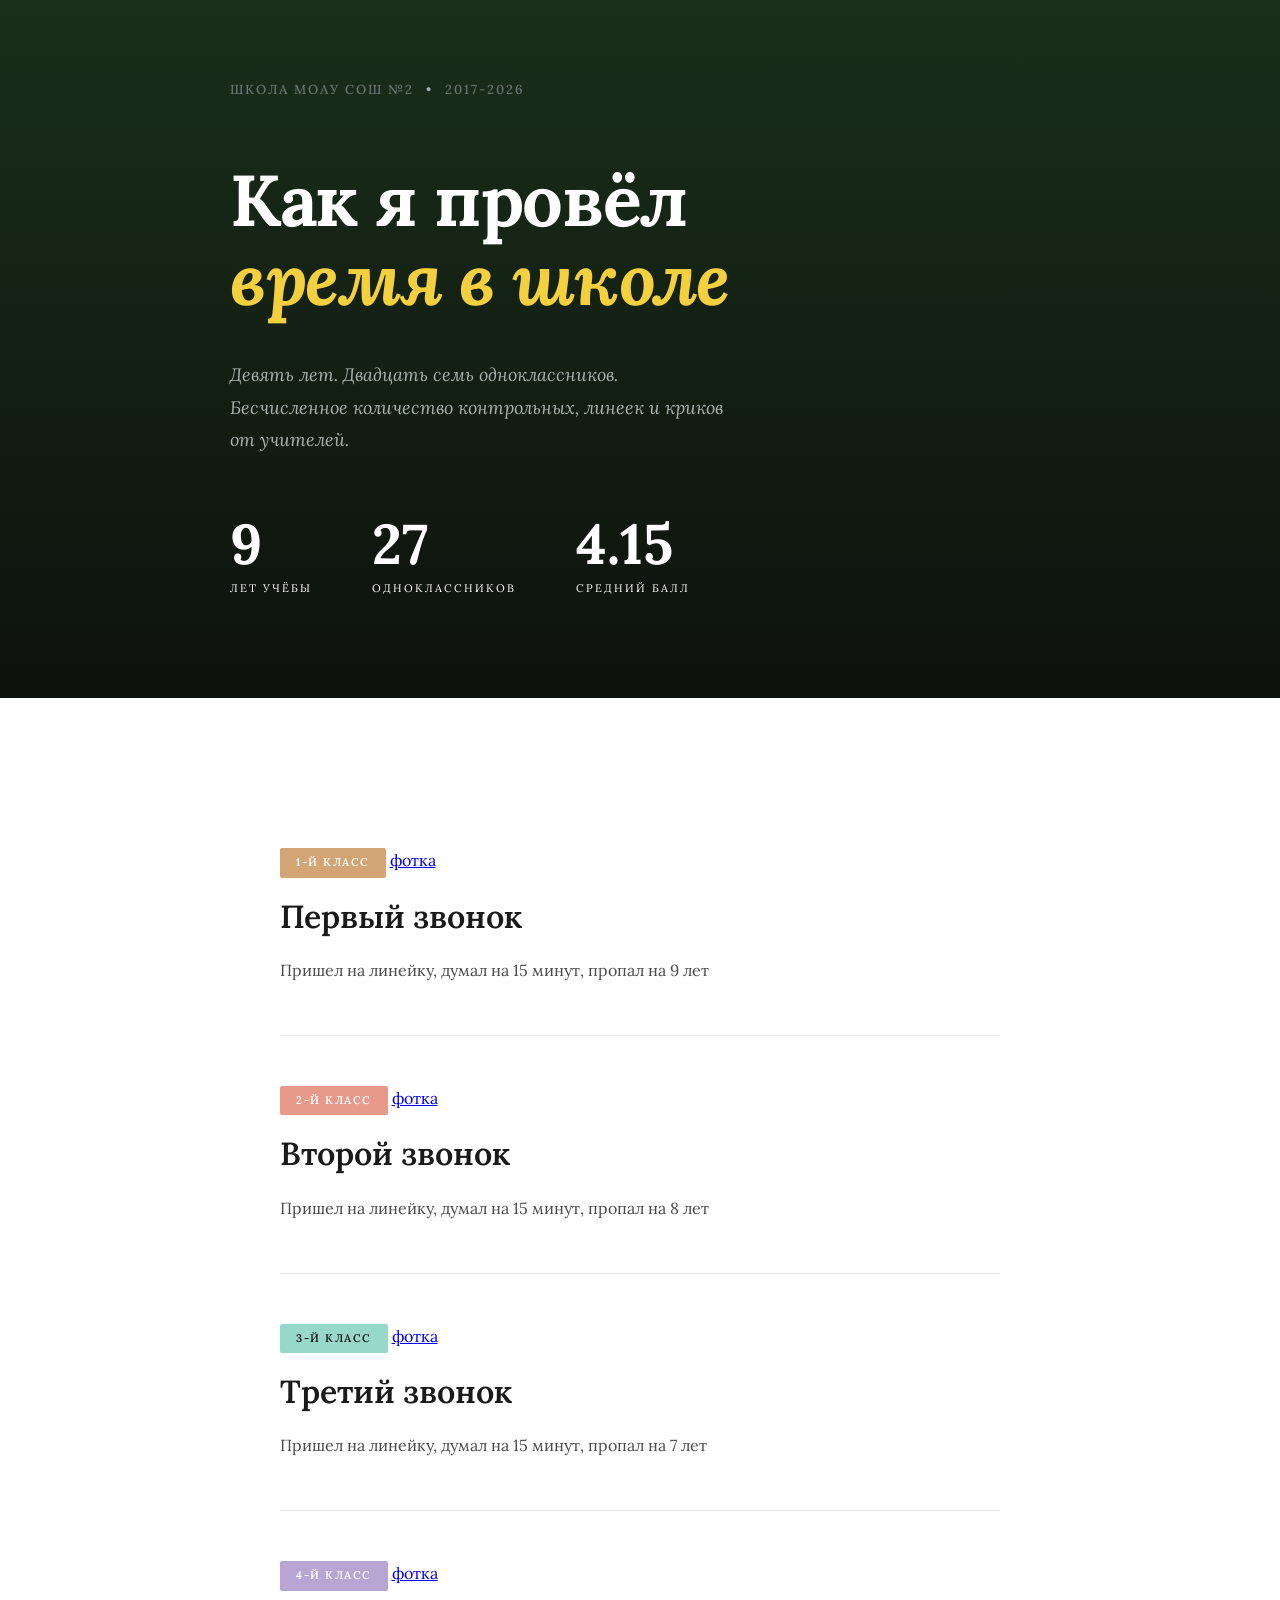
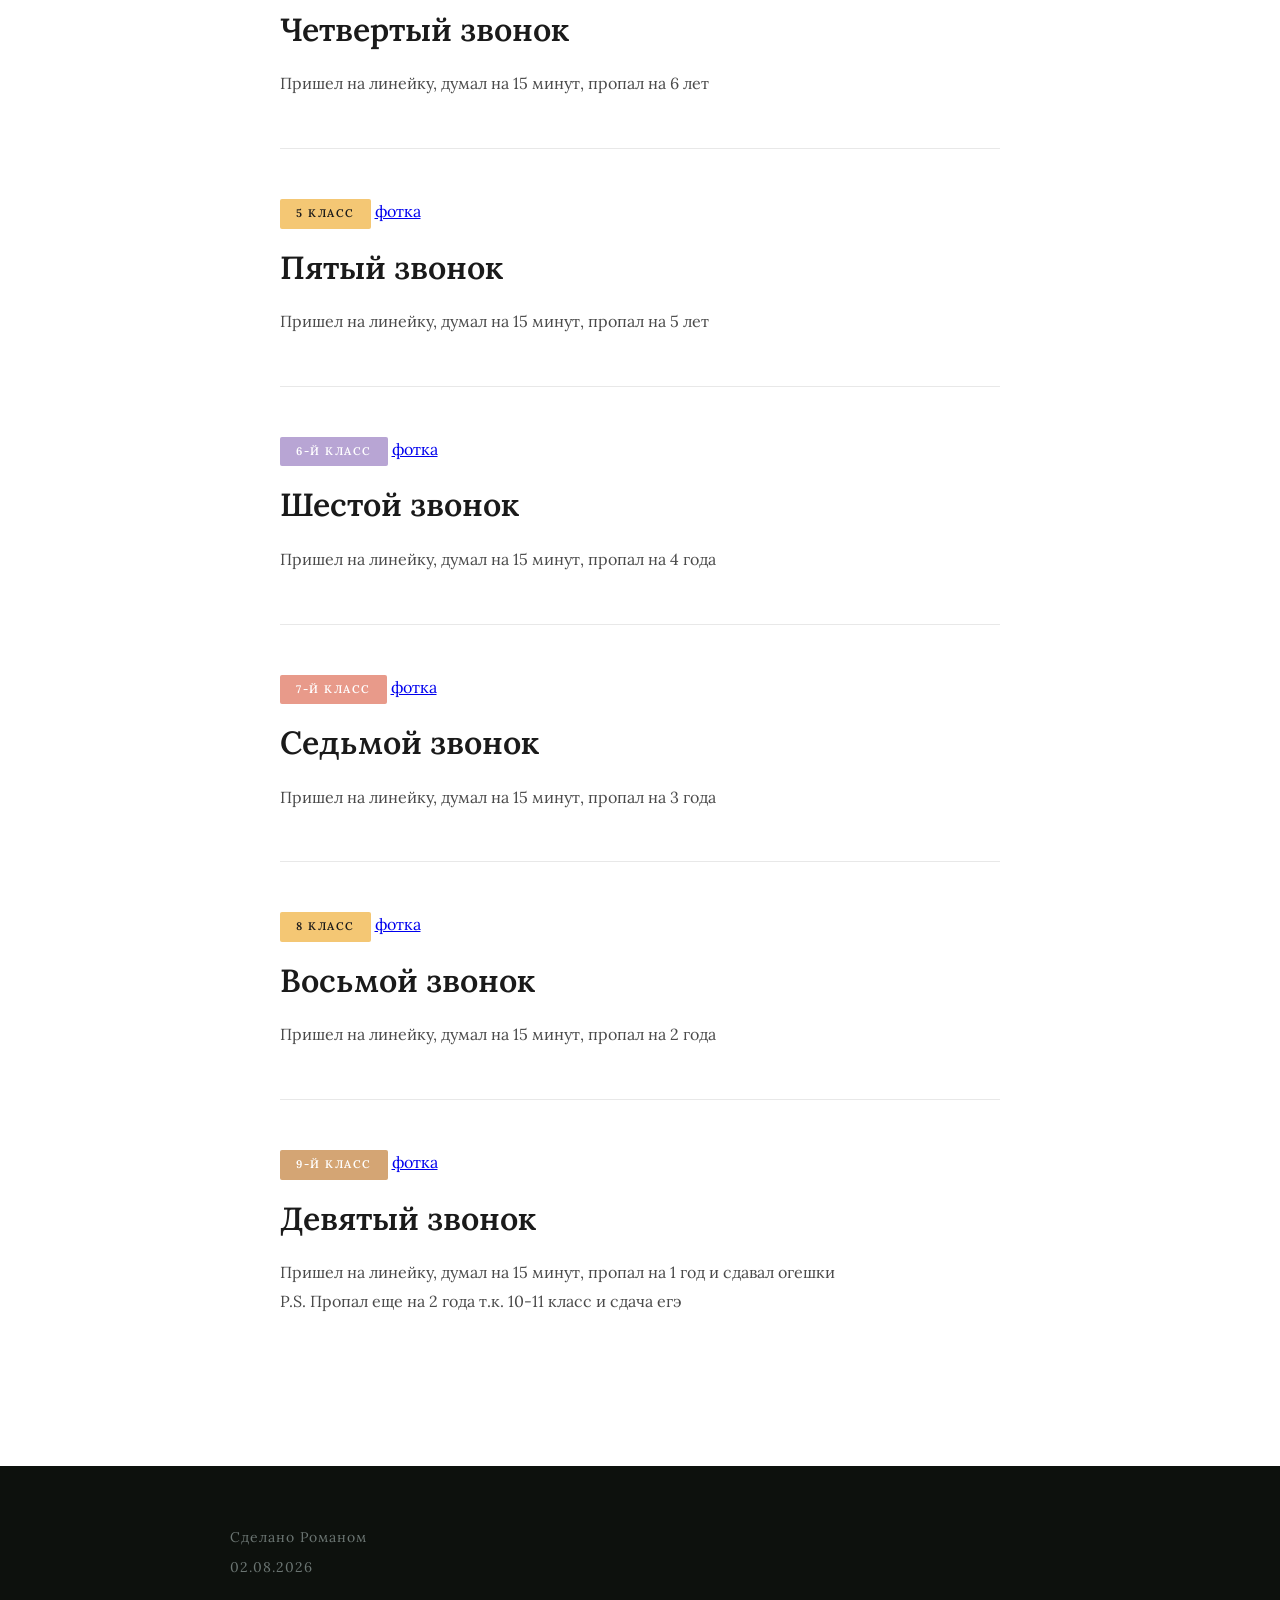
<file: index.html>
<!DOCTYPE html>
<html lang="ru">
<head>
    <meta charset="UTF-8">
    <meta name="viewport" content="width=device-width, initial-scale=1.0">
    <title>Как я провёл время в школе — Школа МОАУ СОШ №2</title>
    <link rel="preconnect" href="https://fonts.googleapis.com">
    <link rel="preconnect" href="https://fonts.gstatic.com" crossorigin>
    <link href="https://fonts.googleapis.com/css2?family=Lora:ital,wght@0,400;0,500;0,600;0,700;1,400&display=swap" rel="stylesheet">
    <link rel="stylesheet" href="style.css">
</head>
<body>
    <section class="hero">
        <div class="container">
            <div class="school-header">
                <span>ШКОЛА МОАУ СОШ №2</span>
                <span class="divider">•</span>
                <time>2017-2026</time>
            </div>

            <h1 class="hero-title">
                Как я провёл<br>
                <span class="highlight">время в школе</span>
            </h1>

            <p class="hero-description">
                Девять лет. Двадцать семь одноклассников.<br>
                Бесчисленное количество контрольных, линеек и криков<br>
                от учителей.
            </p>

            <div class="statistics">
                <div class="stat-item">
                    <div class="stat-number">9</div>
                    <div class="stat-label">ЛЕТ УЧЁБЫ</div>
                </div>
                <div class="stat-item">
                    <div class="stat-number">27</div>
                    <div class="stat-label">ОДНОКЛАССНИКОВ</div>
                </div>
                <div class="stat-item">
                    <div class="stat-number">4.15</div>
                    <div class="stat-label">СРЕДНИЙ БАЛЛ</div>
                </div>
            </div>
        </div>
    </section>
    <section class="timeline">
        <div class="container">
            <article class="timeline-item">
                <div class="grade-badge badge-1">1-Й КЛАСС</div>
                <a href="index1.html"> фотка</a>
                <h2 class="timeline-title">Первый звонок</h2>
                <p class="timeline-text">
                    Пришел на линейку, думал на 15 минут, пропал на 9 лет
                </p>
            </article>

            <article class="timeline-item">
                <div class="grade-badge badge-2">2-Й КЛАСС</div>
                 <a href="index1.html"> фотка</a>
                <h2 class="timeline-title">Второй звонок</h2>
                <p class="timeline-text">
                    Пришел на линейку, думал на 15 минут, пропал на 8 лет
                </p>
            </article>
            <article class="timeline-item">
                <div class="grade-badge badge-3">3-Й КЛАСС</div>
                 <a href="index1.html"> фотка</a>
                <h2 class="timeline-title">Третий звонок</h2>
                <p class="timeline-text">
                   Пришел на линейку, думал на 15 минут, пропал на 7 лет
                </p>
            </article>
            <article class="timeline-item">
                <div class="grade-badge badge-4">4-Й КЛАСС</div>
                 <a href="index1.html"> фотка</a>
                <h2 class="timeline-title">Четвертый звонок</h2>
                <p class="timeline-text">
                    Пришел на линейку, думал на 15 минут, пропал на 6 лет
                </p>
            </article>
            <article class="timeline-item">
                <div class="grade-badge badge-5">5 КЛАСС</div>
                 <a href="index1.html"> фотка</a>
                <h2 class="timeline-title">Пятый звонок</h2>
                <p class="timeline-text">
                    Пришел на линейку, думал на 15 минут, пропал на 5 лет
                </p>
            </article>
            <article class="timeline-item">
                <div class="grade-badge badge-4">6-Й КЛАСС</div>
                 <a href="index1.html"> фотка</a>
                <h2 class="timeline-title">Шестой звонок</h2>
                <p class="timeline-text">
                   Пришел на линейку, думал на 15 минут, пропал на 4 года
            </article>
             <article class="timeline-item">
                <div class="grade-badge badge-2">7-Й КЛАСС</div>
                 <a href="index1.html"> фотка</a>
                <h2 class="timeline-title">Седьмой звонок</h2>
                <p class="timeline-text">
                    Пришел на линейку, думал на 15 минут, пропал на 3 года
                </p>
            </article>
             <article class="timeline-item">
                <div class="grade-badge badge-5">8 КЛАСС</div>
                 <a href="index1.html"> фотка</a>
                <h2 class="timeline-title">Восьмой звонок</h2>
                <p class="timeline-text">
                   Пришел на линейку, думал на 15 минут, пропал на 2 года
                </p>
            </article>
              <article class="timeline-item">
                <div class="grade-badge badge-1">9-Й КЛАСС</div>
                 <a href="index1.html"> фотка</a>
                <h2 class="timeline-title">Девятый звонок</h2>
                <p class="timeline-text">
                    Пришел на линейку, думал на 15 минут, пропал на 1 год и сдавал огешки<br>
                    P.S. Пропал еще на 2 года т.к. 10-11 класс и сдача егэ
                </p>
            </article>
        </div>
    </section>
    <footer class="footer">
        <div class="container">
            <p>Сделано Романом</p>
            <p class="footer-years">02.08.2026</p>
        </div>
    </footer>
</body>
</html>
</file>
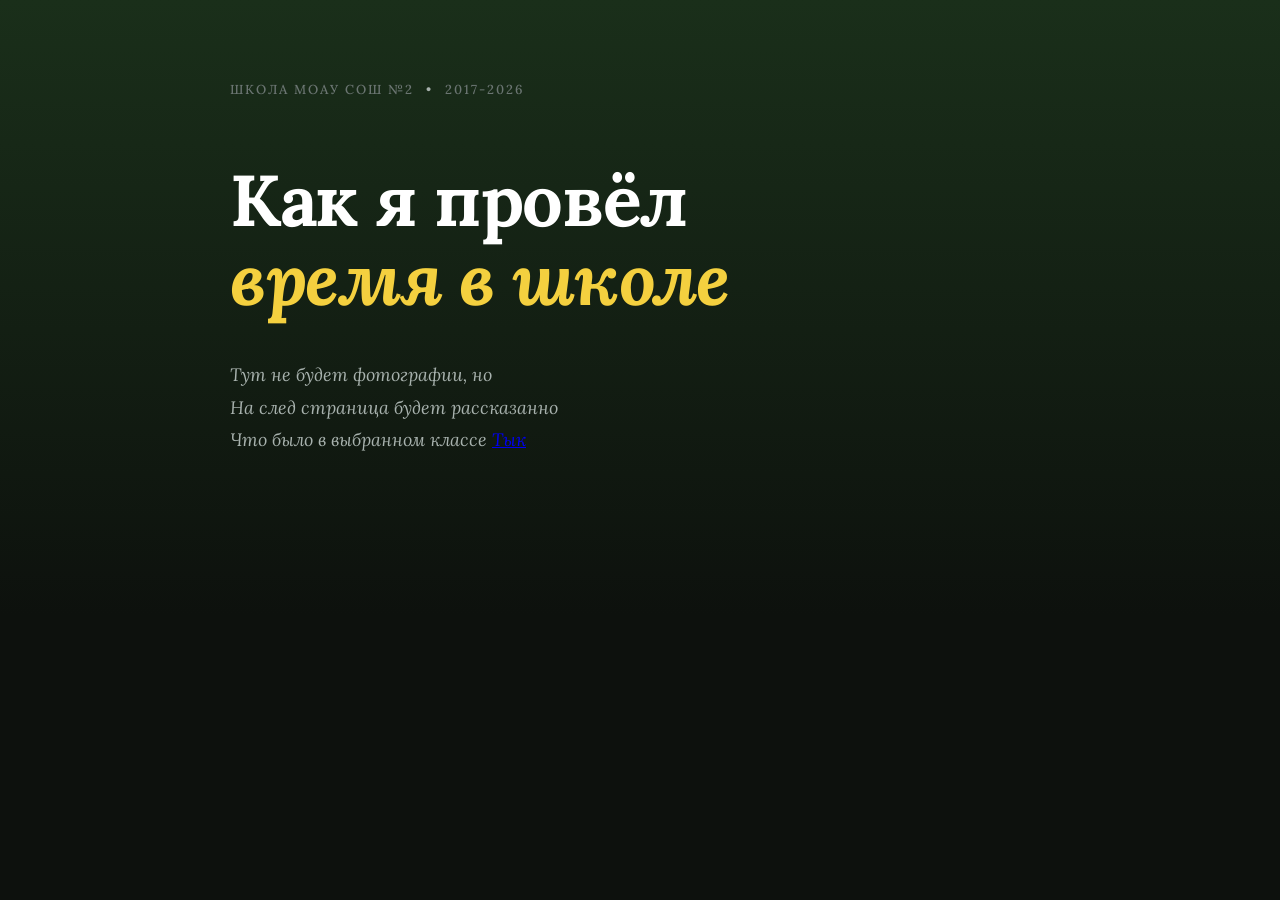
<file: index1.html>
<!DOCTYPE html>
<html lang="ru">
<head>
    <meta charset="UTF-8">
    <meta name="viewport" content="width=device-width, initial-scale=1.0">
    <title>Как я провёл время в школе — Школа МОАУ СОШ №2</title>
    <link rel="preconnect" href="https://fonts.googleapis.com">
    <link rel="preconnect" href="https://fonts.gstatic.com" crossorigin>
    <link href="https://fonts.googleapis.com/css2?family=Lora:ital,wght@0,400;0,500;0,600;0,700;1,400&display=swap" rel="stylesheet">
    <link rel="stylesheet" href="style.css">
</head>
<body>
    <section class="hero">
        <div class="container">
            <div class="school-header">
                <span>ШКОЛА МОАУ СОШ №2</span>
                <span class="divider">•</span>
                <time>2017-2026</time>
            </div>

            <h1 class="hero-title">
                Как я провёл<br>
                <span class="highlight">время в школе</span>
            </h1>

            <p class="hero-description">
                Тут не будет фотографии, но<br>
                На след страница будет рассказанно<br>
                Что было в выбранном классе <a href="index3.html">Тык</a>
            </p>
                </div>
            </div>
        </div>
    </section>
</body>
</html>
</file>
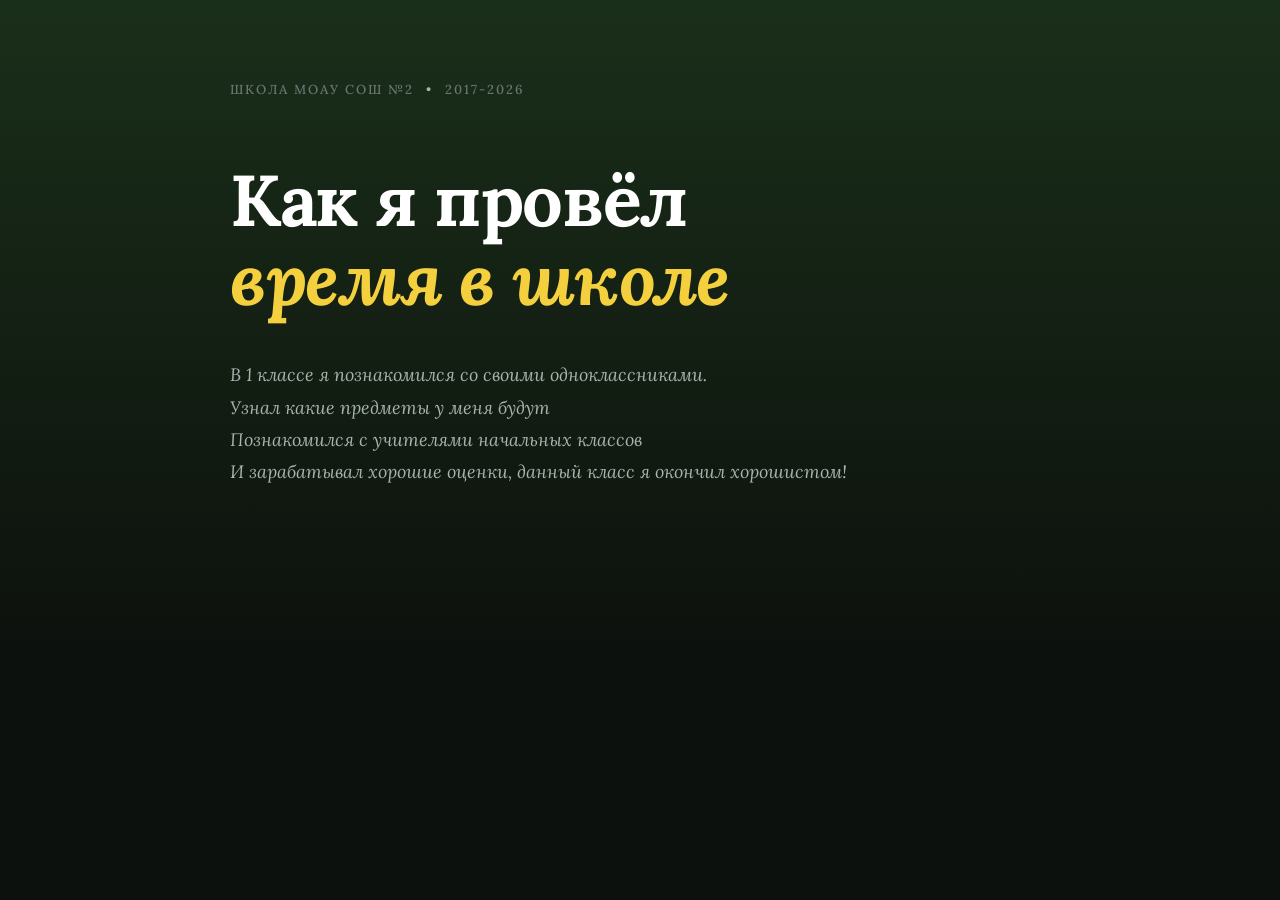
<file: index3.html>
<!DOCTYPE html>
<html lang="ru">
<head>
    <meta charset="UTF-8">
    <meta name="viewport" content="width=device-width, initial-scale=1.0">
    <title>Как я провёл время в школе — Школа МОАУ СОШ №2</title>
    <link rel="preconnect" href="https://fonts.googleapis.com">
    <link rel="preconnect" href="https://fonts.gstatic.com" crossorigin>
    <link href="https://fonts.googleapis.com/css2?family=Lora:ital,wght@0,400;0,500;0,600;0,700;1,400&display=swap" rel="stylesheet">
    <link rel="stylesheet" href="style.css">
</head>
<body>
    <section class="hero">
        <div class="container">
            <div class="school-header">
                <span>ШКОЛА МОАУ СОШ №2</span>
                <span class="divider">•</span>
                <time>2017-2026</time>
            </div>

            <h1 class="hero-title">
                Как я провёл<br>
                <span class="highlight">время в школе</span>
            </h1>

            <p class="hero-description">
                В 1 классе я познакомился со своими одноклассниками.<br>
                Узнал какие предметы у меня будут<br>
                Познакомился с учителями начальных классов<br>
                И зарабатывал хорошие оценки, данный класс я окончил хорошистом!
            </p>
                </div>
            </div>
        </div>
    </section>
</body>
</html>
</file>
<file: style.css>
* {
    margin: 0;
    padding: 0;
    box-sizing: border-box;
}

:root {
    --color-bg-dark: #0d110d;
    --color-bg-gradient-start: #1a2f1a;
    --color-bg-gradient-mid: #152415;
    --color-text-primary: #ffffff;
    --color-text-secondary: #a8b2ae;
    --color-text-muted: #6b7572;
    --color-gold: #f4d03f;
    --color-gold-light: #f7dc6f;
    --color-badge-1: #d4a574;
    --color-badge-2: #e89a8a;
    --color-badge-3: #98d8c8;
    --color-badge-4: #b8a5d4;
    --color-badge-5: #f4c774;
    --border-color: rgba(255, 255, 255, 0.08);
    --font-family: 'Lora', serif;
}

html {
    scroll-behavior: smooth;
}

body {
    font-family: var(--font-family);
    background-color: var(--color-bg-dark); /* Только тёмный цвет */
    color: var(--color-text-primary);
    line-height: 1.6;
    min-height: 100vh;
}

.container {
    max-width: 900px;
    margin: 0 auto;
    padding: 0 40px;
}


.hero {
    padding: 80px 0 100px;
    background: linear-gradient(180deg, #1a2f1a 0%, #0d110d 100%); /* Только тёмные цвета */
    position: relative;
}

.school-header {
    display: flex;
    align-items: center;
    gap: 12px;
    font-size: 13px;
    letter-spacing: 2px;
    text-transform: uppercase;
    color: var(--color-text-muted);
    margin-bottom: 60px;
    font-weight: 500;
}

.divider {
    color: var(--color-text-secondary);
}

.hero-title {
    font-size: clamp(42px, 8vw, 72px);
    font-weight: 700;
    line-height: 1.1;
    margin-bottom: 40px;
    letter-spacing: -0.02em;
}

.hero-title .highlight {
    color: var(--color-gold);
    font-style: italic;
    display: block;
}

.hero-description {
    font-size: 18px;
    line-height: 1.8;
    color: var(--color-text-secondary);
    margin-bottom: 60px;
    font-style: italic;
    font-weight: 400;
}
.statistics {
    display: flex;
    gap: 60px;
    margin-top: 60px;
}
.stat-item {
    text-align: left;
}
.stat-number {
    font-size: 56px;
    font-weight: 700;
    color: var(--color-text-primary);
    line-height: 1;
    margin-bottom: 8px;
}

.stat-label {
    font-size: 11px;
    letter-spacing: 2px;
    text-transform: uppercase;
    color: #0d110d
    font-weight: 500;
}
.timeline {
    padding: 100px 0;
    background: #ffffff; /* Чистый белый фон */
    color: #1a1a1a; /* Тёмный текст */
}

.timeline .container {
    max-width: 800px;
}
.timeline-item {
    padding: 50px 0;
    border-bottom: 1px solid #e8e8e8;
    opacity: 0;
    transform: translateY(30px);
    animation: fadeInUp 0.8s ease forwards;
}
.timeline-item:nth-child(1) { animation-delay: 0.1s; }
.timeline-item:nth-child(2) { animation-delay: 0.2s; }
.timeline-item:nth-child(3) { animation-delay: 0.3s; }
.timeline-item:nth-child(4) { animation-delay: 0.4s; }
.timeline-item:nth-child(5) { animation-delay: 0.5s; }
@keyframes fadeInUp {
    to {
        opacity: 1;
        transform: translateY(0);
    }
}
.timeline-item:last-child {
    border-bottom: none;
}
.grade-badge {
    display: inline-block;
    padding: 6px 16px;
    font-size: 11px;
    letter-spacing: 1.5px;
    text-transform: uppercase;
    font-weight: 600;
    margin-bottom: 20px;
    border-radius: 2px;
}
.badge-1 {
    background: var(--color-badge-1);
    color: #fff;
}
.badge-2 {
    background: var(--color-badge-2);
    color: #fff;
}
.badge-3 {
    background: var(--color-badge-3);
    color: #1a1a1a;
}
.badge-4 {
    background: var(--color-badge-4);
    color: #fff;
}
.badge-5 {
    background: var(--color-badge-5);
    color: #1a1a1a;
}
.timeline-title {
    font-size: 32px;
    font-weight: 600;
    color: #1a1a1a;
    margin-bottom: 20px;
    line-height: 1.2;
}
.timeline-text {
    font-size: 16px;
    line-height: 1.8;
    color: #4a4a4a;
    max-width: 600px;
}
.footer {
    padding: 60px 0;
    background: var(--color-bg-dark);
    color: var(--color-text-muted);
}
.footer p {
    font-size: 14px;
    color: var(--color-text-muted);
    letter-spacing: 1px;
    margin-bottom: 8px;
}
.footer-years {
    color: var(--color-text-secondary) ;
}
@media (max-width: 768px) {
    .container {
        padding: 0 24px;
    }

    .hero {
        padding: 60px 0 80px;
    }

    .hero-description {
        font-size: 16px;
    }

    .statistics {
        flex-direction: column;
        gap: 40px;
    }

    .stat-number {
        font-size: 48px;
    }

    .timeline {
        padding: 60px 0;
    }

    .timeline-title {
        font-size: 24px;
    }

    .timeline-text {
        font-size: 15px;
    }
}

@media (max-width: 480px) {
    .hero-title {
        font-size: 36px;
    }

    .stat-number {
        font-size: 40px;
    }

    .timeline-title {
        font-size: 22px;
    }
}
</file>
